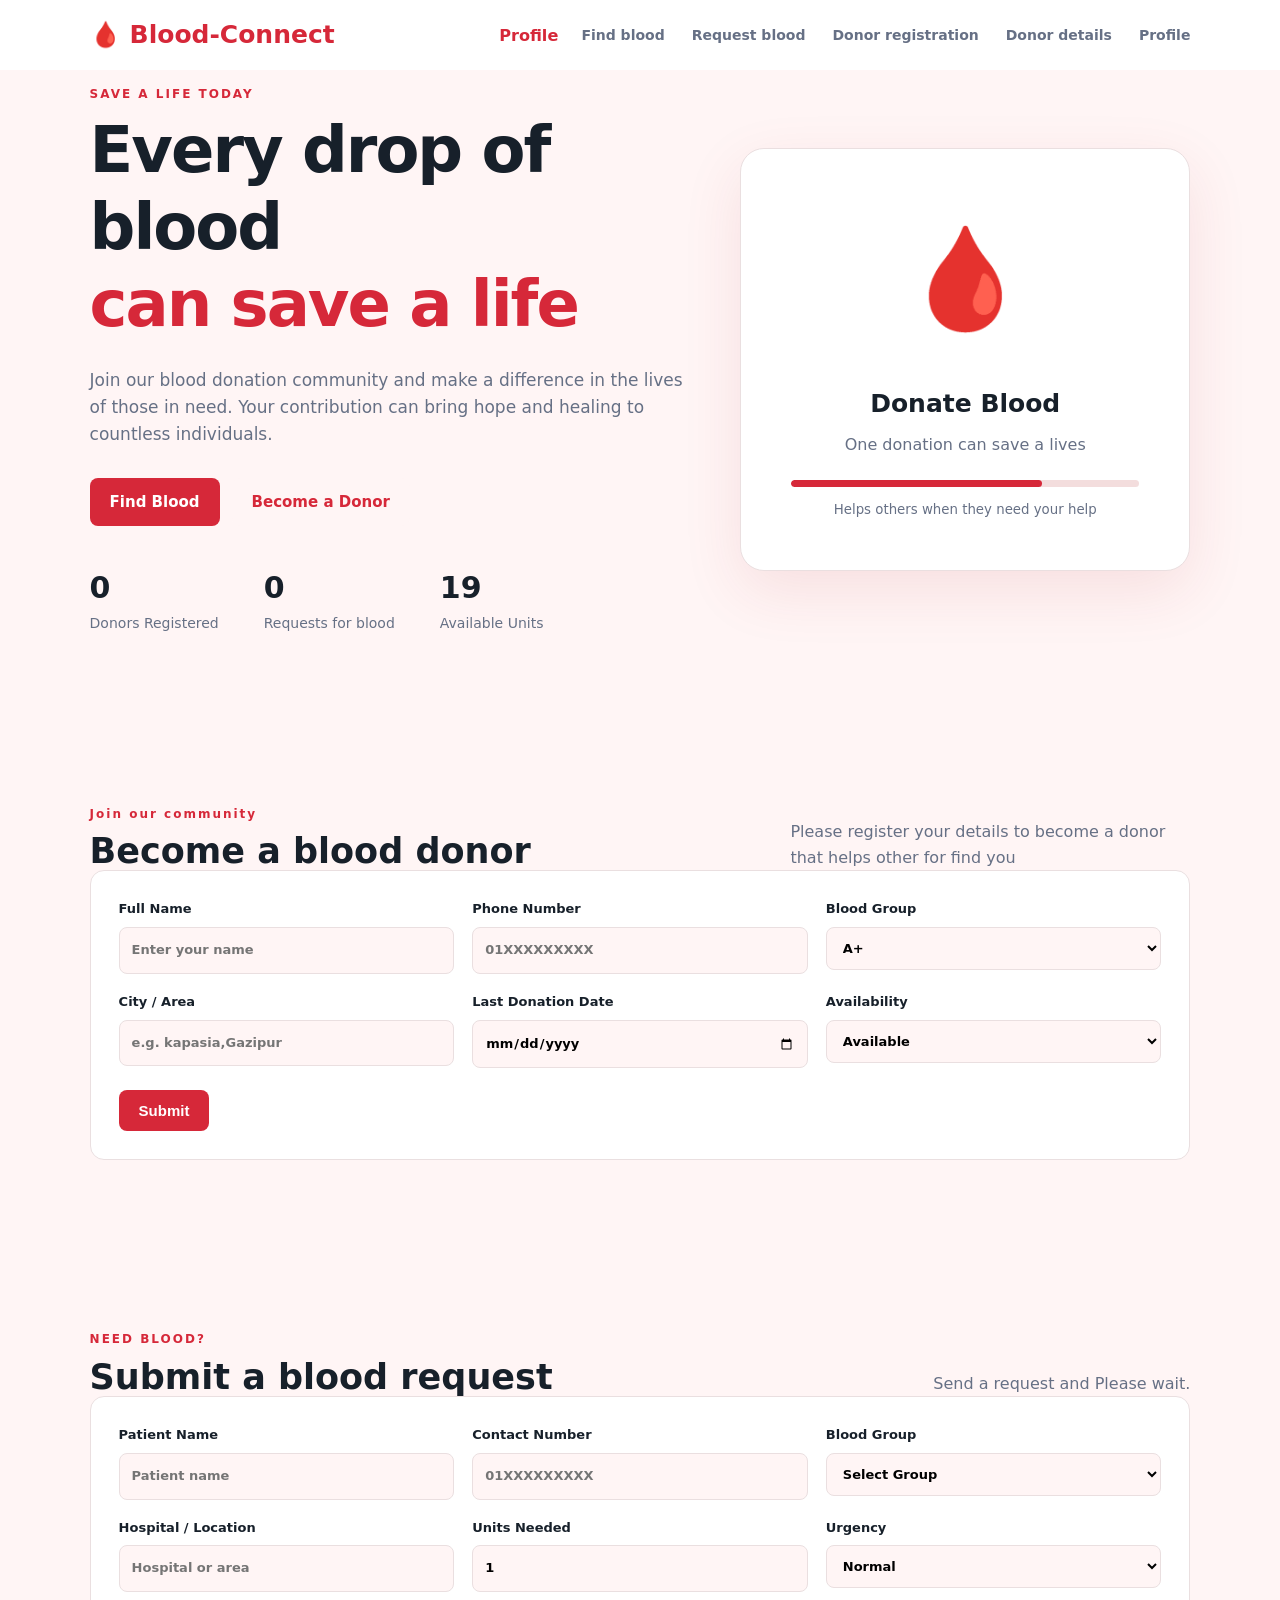
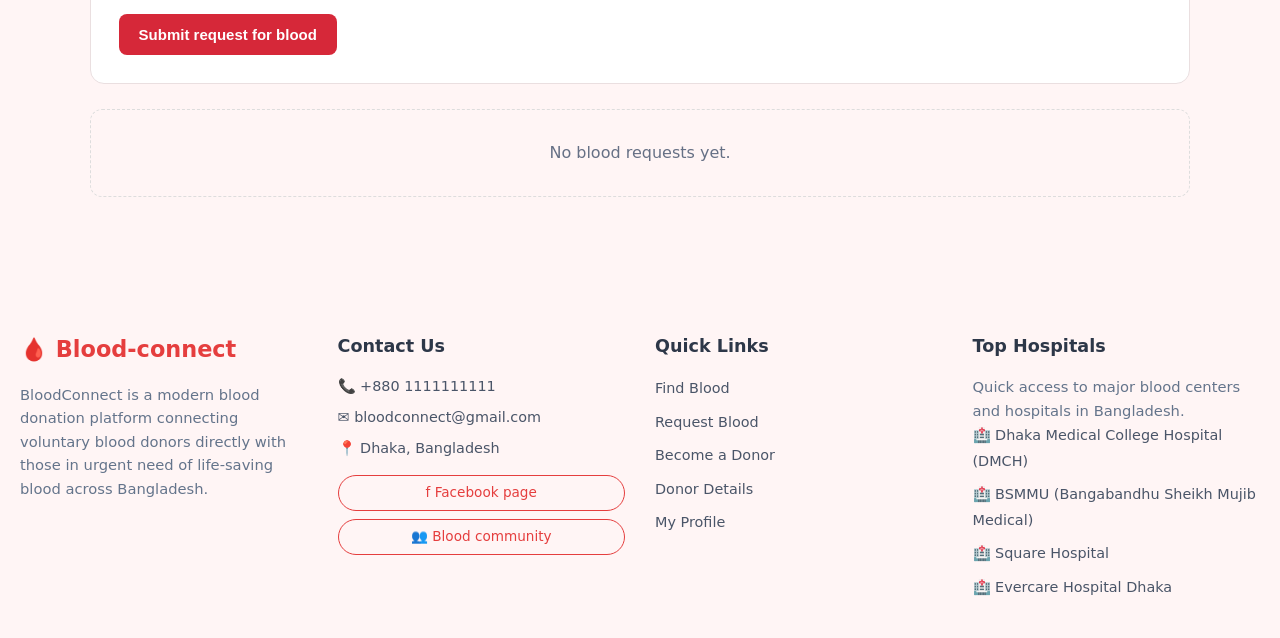
<file: index.html>
<!DOCTYPE html>
<html lang="en">

<head>
    <meta charset="UTF-8">
    <meta name="viewport" content="width=device-width, initial-scale=1.0">
    <title>BloodConnect — Blood Donation</title>
    <link rel="stylesheet" href="style.css">
</head>

<body>
    <header class="navbar">
        <a class="logo" href="index.html"> <span>🩸</span> Blood-Connect </a>
        <nav><a class="active" href="profile.html">Profile</a>
            <a href="find-blood.html">Find blood</a>
            <a href="blood-request.html">Request blood</a>
            <a href="donor-registration.html">Donor registration</a>
            <a href="donor-details.html">Donor details</a>
            <a href="profile.html">Profile</a>

        </nav>
        <button class="menu-btn" onclick="toggleMenu()">☰</button>

    </header>
    <main>
        <section class="hero">
            <div class="hero-content">
                <p class="eyebrow"> SAVE A LIFE TODAY </p>
                <h1>Every drop of blood <br><span> can save a life</span></h1>
                <p class="hero-text">Join our blood donation community and make a difference in the lives of those in
                    need.
                    Your contribution can bring hope and healing to countless individuals.</p>
                <div class="hero-action">
                    <a class="btn primary" href="find-blood.html"> Find Blood</a>
                    <a class="btn light" href="donor-registration.html">Become a Donor</a>
                </div>
                <div class="hero-stats">
                    <div>
                        <strong id="donorCount"> 0 </strong><small> Donors Registered</small>
                    </div>
                    <div>
                        <strong id="requestCount">0</strong><small> Requests for blood</small>
                    </div>

                    <div>
                        <strong id="availableUnits">0</strong><small> Available Units</small>
                    </div>
                </div>
            </div>
            <div class="hero-card">
                <div class="blood-drop">🩸</div>
                <h3>Donate Blood</h3>
                <p> One donation can save a lives</p>
                <div class="mini-progress"> <span></span></div>
                <small>Helps others when they need your help</small>
            </div>
        </section>

        <section class="section tinted">
            <div class="section-head">
                <div>
                    <p class="eyebrow">Join our community</p>
                    <h2>Become a blood donor</h2>
                </div>
                <p>Please register your details to become a donor that helps other for find you</p>
            </div>
            <form id="donorForm" class="form-card">
                <div class="form-grid">
                    <label>Full Name <input required id="name" type="text" placeholder="Enter your name"></label>
                    <label>Phone Number <input required id="phone" type="tel" placeholder="01XXXXXXXXX"></label>
                    <label>Blood Group<select required id="blood">
                            <option>A+</option>
                            <option>A-</option>
                            <option>B+</option>
                            <option>B-</option>
                            <option>AB+</option>
                            <option>AB-</option>
                            <option>O+</option>
                            <option>O-</option>
                        </select></label>
                    <label>City / Area<input required id="location" type="text"
                            placeholder="e.g. kapasia,Gazipur"></label>
                    <label>Last Donation Date<input id="lastDonation" type="date"></label>
                    <label>Availability<select id="availability">
                            <option>Available</option>
                            <option>Unavailable</option>
                        </select></label>
                </div>
                <button class="btn primary" type="submit">Submit</button>
            </form>
        </section>

        <section class="section tinted">
            <div class="section-head">
                <div>
                    <p class="eyebrow">NEED BLOOD?</p>
                    <h2>Submit a blood request</h2>
                </div>
                <p>Send a request and Please wait.</p>
            </div>
            <form id="requestForm" class="form-card">
                <div class="form-grid">
                    <label>Patient Name<input required id="patient" type="text" placeholder="Patient name"></label>
                    <label>Contact Number<input required id="requestPhone" type="tel" placeholder="01XXXXXXXXX"></label>
                    <label>Blood Group<select required id="requestBlood">
                            <option value="">Select Group</option>
                            <option>A+</option>
                            <option>A-</option>
                            <option>B+</option>
                            <option>B-</option>
                            <option>AB+</option>
                            <option>AB-</option>
                            <option>O+</option>
                            <option>O-</option>
                        </select>
                    </label>
                    <label>Hospital / Location<input required id="hospital" type="text"
                            placeholder="Hospital or area"></label>
                    <label>Units Needed<input required id="units" type="number" min="1" max="5" value="1"></label>
                    <label>Urgency<select id="urgency">
                            <option>Normal</option>
                            <option>Urgent</option>
                            <option>Emergency</option>
                        </select></label>
                </div>
                <button class="btn primary" type="submit">Submit request for blood</button>
            </form>
            <div id="requestList" class="request-list"></div>
        </section>
    </main>



    <div id="toast" class="toast">

    </div>
    <footer class="footer-section">
  <div class="footer-container">

    <div class="footer-col">
      <h3 class="footer-brand">🩸 Blood-connect</h3>
      <p class="about-text">
        BloodConnect is a modern blood donation platform connecting voluntary blood donors directly with those in urgent need of life-saving blood across Bangladesh.
      </p>
    </div>

    <div class="footer-col">
      <h4>Contact Us</h4>
      <ul class="contact-info">
        <li>📞 +880 1111111111</li>
        <li>✉️ bloodconnect@gmail.com</li>
        <li>📍 Dhaka, Bangladesh</li>
      </ul>
      <div class="social-links">
        <a href="https://www.facebook.com/tanvir.hasan.586142" target="_blank" class="social-btn">f Facebook page</a>
        <a href="https://www.facebook.com/tanvir.hasan.586142" target="_blank" class="social-btn">👥 Blood community</a>
      </div>
    </div>

    <div class="footer-col">
      <h4>Quick Links</h4>
      <ul class="footer-links">
        <li><a href="find-blood.html">Find Blood</a></li>
        <li><a href="request-blood.html">Request Blood</a></li>
        <li><a href="register-donor.html">Become a Donor</a></li>
        <li><a href="donor-details.html">Donor Details</a></li>
        <li><a href="profile.html">My Profile</a></li>
      </ul>
    </div>


    <div class="footer-col">
  <h4>Top Hospitals</h4>
  <p class="small-desc">Quick access to major blood centers and hospitals in Bangladesh.</p>
  <ul class="footer-links">
    <li>
      <a href="https://dmch.gov.bd/" target="_blank" rel="noopener noreferrer">
        🏥 Dhaka Medical College Hospital (DMCH)
      </a>
    </li>
    <li>
      <a href="https://bsmmu.ac.bd/" target="_blank" rel="noopener noreferrer">
        🏥 BSMMU (Bangabandhu Sheikh Mujib Medical)
      </a>
    </li>
    <li>
      <a href="https://sqhospital.com/" target="_blank" rel="noopener noreferrer">
        🏥 Square Hospital
      </a>
    </li>
    <li>
      <a href="https://www.evercarebd.com/" target="_blank" rel="noopener noreferrer">
        🏥 Evercare Hospital Dhaka
      </a>
    </li>
  </ul>
</div>
  </div>
</footer>
    <script src="script.js"></script>

</body>

</html>
</file>
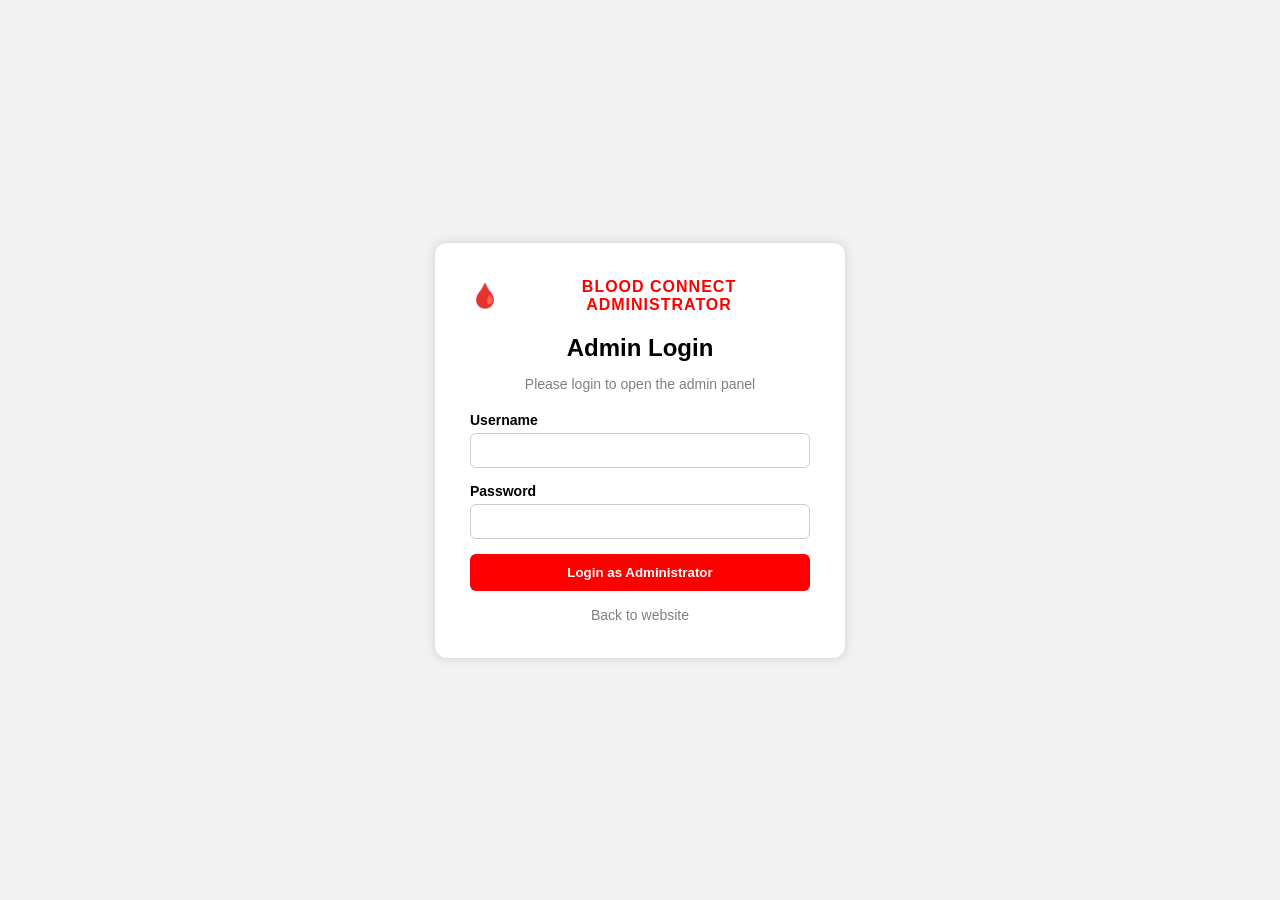
<file: admin.html>
<!DOCTYPE html>
<html lang="en">

<head>
  <meta charset="UTF-8">
  <title>Admin Panel - BloodConnect</title>
  <link rel="stylesheet" href="admin.css">
</head>

<body>

  <div id="loginPage">
    <div class="login-box">

      <div class="brand-header">
        <span class="blood-icon">🩸</span>
        <span class="brand-title">BLOOD CONNECT ADMINISTRATOR</span>
      </div>

      <h2>Admin Login</h2>
      <p class="sub-text">Please login to open the admin panel</p>

      <form id="loginForm">
        <label>Username</label>
        <input type="text" id="adminUser" required>

        <label>Password</label>
        <input type="password" id="adminPass" required>

        <button type="submit">Login as Administrator</button>
        <p id="loginError" style="color:red;"></p>
      </form>

      <a href="index.html" class="back-link"> Back to website</a>
    </div>
  </div>


  <div id="adminPage" style="display:none;">

    <div class="top-bar">
      <h2>BloodConnect Admin Panel</h2>
      <button id="logoutBtn">Logout</button>
    </div>

    <div class="menu">
      <a href="#dashboardSection"><button type="button">Dashboard</button></a>
      <a href="#donorsSection"><button type="button">Donors</button></a>
      <a href="#requestsSection"><button type="button">Requests</button></a>
      <a href="#stockSection"><button type="button">Blood Stock</button></a>
    </div>

    <div class="page">

      <section id="dashboardSection" style="margin-bottom: 40px;">
        <h3>Dashboard Overview</h3>
        <p>Total Donors: <b id="totalDonors">0</b></p>
        <p>Total Requests: <b id="totalRequests">0</b></p>
        <p>Total Blood Units: <b id="totalUnits">0</b></p>
      </section>

      <hr style="border: 0; border-top: 1px solid #ccc; margin: 30px 0;">

      <section id="donorsSection" style="margin-bottom: 40px;">
        <h3>Donor List</h3>
        <button id="addDonorBtn" type="button" class="btn-add">+ Add New Donor</button>
        <table class="donor-table">
          <thead>
            <tr>
              <th>Name</th>
              <th>Blood Group</th>
              <th>Phone</th>
              <th>Location</th>
              <th>Status</th>
              <th>Action</th>
            </tr>
          </thead>
          <tbody id="donorTableBody"></tbody>
        </table>
      </section>

      <hr style="border: 0; border-top: 1px solid #ccc; margin: 30px 0;">

      <section id="requestsSection" style="margin-bottom: 40px;">
        <h3>Blood Requests</h3>
        <div id="requestList"></div>
      </section>

      <hr style="border: 0; border-top: 1px solid #ccc; margin: 30px 0;">

      <section id="stockSection" style="margin-bottom: 40px;">
        <h3>Blood Stock Management</h3>
        <div id="stockList"></div>
        <br>
        <button id="saveStockBtn">Save Stock</button>
      </section>

    </div>

  </div>

  <div id="donorPopup" class="popup" style="display:none;">
    <div class="popup-box">
      <h3 id="popupTitle">Add Donor</h3>
      <form id="donorForm">
        <input type="hidden" id="donorId">

        <label>Name</label>
        <input type="text" id="donorName" required>

        <label>Phone</label>
        <input type="text" id="donorPhone" required>

        <label>Blood Group</label>
        <select id="donorBlood">
          <option>A+</option>
          <option>A-</option>
          <option>B+</option>
          <option>B-</option>
          <option>AB+</option>
          <option>AB-</option>
          <option>O+</option>
          <option>O-</option>
        </select>

        <label>Location</label>
        <input type="text" id="donorLocation" required>

        <label>Availability</label>
        <select id="donorStatus">
          <option>Available</option>
          <option>Unavailable</option>
        </select>

        <br><br>
        <button type="submit">Save</button>
        <button type="button" id="closePopupBtn">Cancel</button>
      </form>
    </div>
  </div>

  <script src="admin.js"></script>
</body>

</html>
</file>
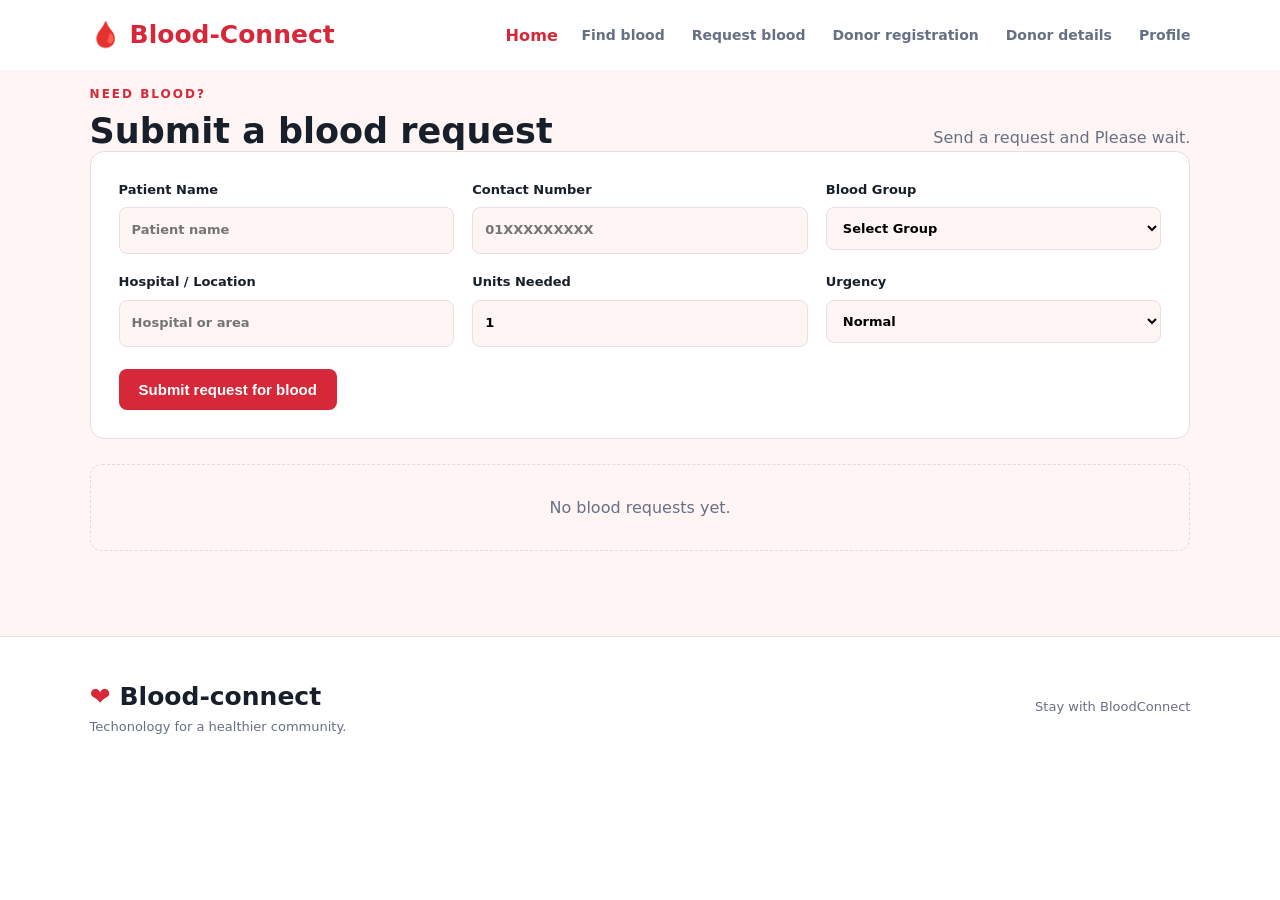
<file: blood-request.html>
<!DOCTYPE html>
<html lang="en">

<head>
    <meta charset="UTF-8">
    <meta name="viewport" content="width=device-width, initial-scale=1.0">
    <title>Blood Request - BloodConnect</title>
    <link rel="stylesheet" href="style.css">
</head>

<body>
    <header class="navbar">
        <a class="logo" href="index.html"> <span>🩸</span> Blood-Connect </a>
        <nav><a class="active" href="index.html">Home</a>
            <a href="find-blood.html">Find blood</a>
            <a href="blood-request.html">Request blood</a>
            <a href="donor-registration.html">Donor registration</a>
            <a href="donor-details.html">Donor details</a>
            <a href="profile.html">Profile</a>

        </nav>
        <button class="menu-btn" onclick="toggleMenu()">☰</button>

    </header>
    <main>
        <section class="section tinted">
            <div class="section-head">
                <div>
                    <p class="eyebrow">NEED BLOOD?</p>
                    <h2>Submit a blood request</h2>
                </div>
                <p>Send a request and Please wait.</p>
            </div>
            <form id="requestForm" class="form-card">
                <div class="form-grid">
                    <label>Patient Name<input required id="patient" type="text" placeholder="Patient name"></label>
                    <label>Contact Number<input required id="requestPhone" type="tel" placeholder="01XXXXXXXXX"></label>
                    <label>Blood Group<select required id="requestBlood">
                            <option value="">Select Group</option>
                            <option>A+</option>
                            <option>A-</option>
                            <option>B+</option>
                            <option>B-</option>
                            <option>AB+</option>
                            <option>AB-</option>
                            <option>O+</option>
                            <option>O-</option>
                        </select>
                    </label>
                    <label>Hospital / Location<input required id="hospital" type="text"
                            placeholder="Hospital or area"></label>
                    <label>Units Needed<input required id="units" type="number" min="1" max="5" value="1"></label>
                    <label>Urgency<select id="urgency">
                            <option>Normal</option>
                            <option>Urgent</option>
                            <option>Emergency</option>
                        </select></label>
                </div>
                <button class="btn primary" type="submit">Submit request for blood</button>
            </form>
            <div id="requestList" class="request-list"></div>
        </section>
    </main>

    <footer class="footer">
        <div> <a class="logo" href="index.html"> <span>❤</span> Blood-connect </a>
            <p>Techonology for a healthier community.</p>
        </div>
        <p>Stay with BloodConnect </p>

    </footer>
    <div id="toast" class="toast">

    </div>

    <script src="script.js"></script>


</body>

</html>
</file>
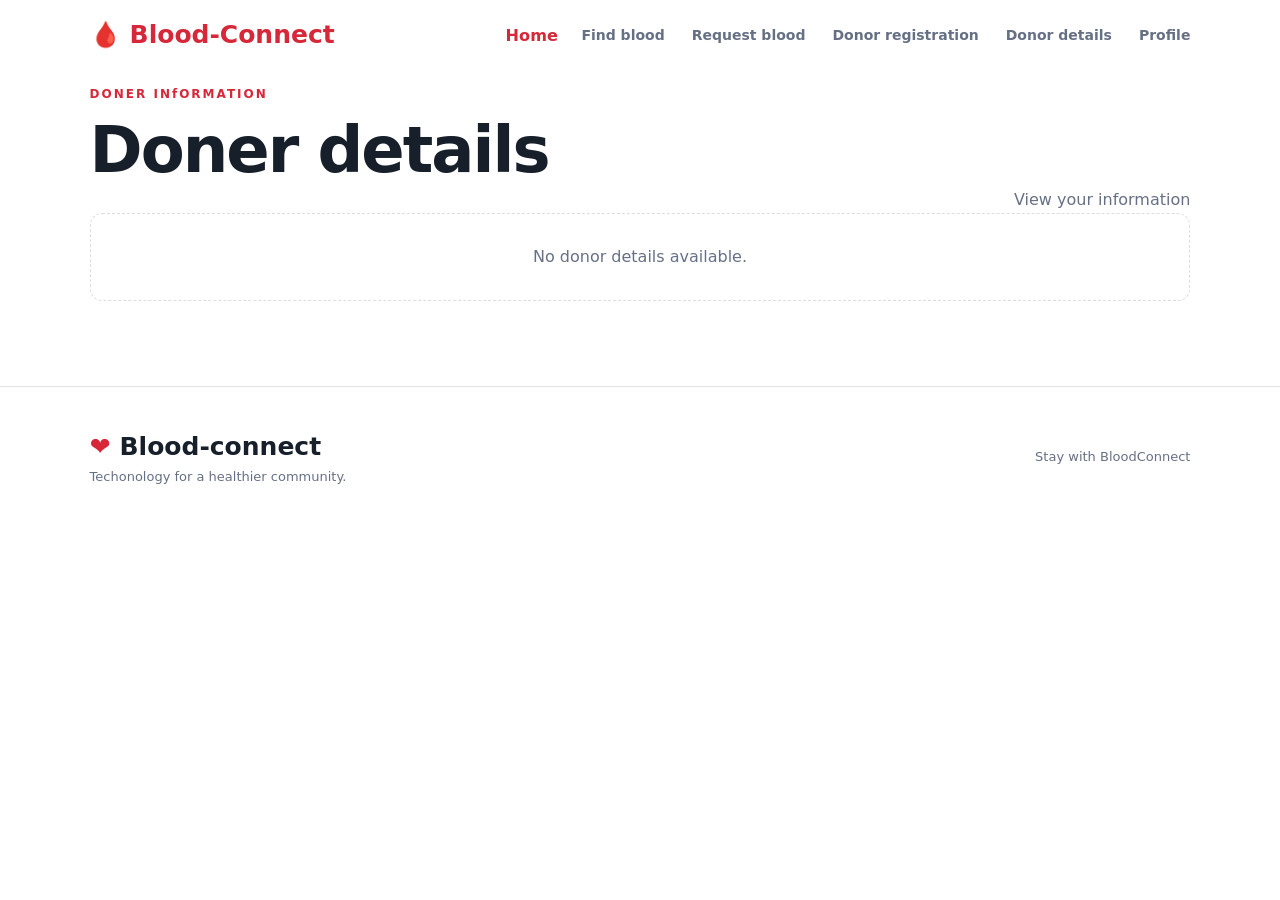
<file: donor-details.html>
<!DOCTYPE html>
<html lang="en">

<head>
    <meta charset="UTF-8">
    <meta name="viewport" content="width=device-width, initial-scale=1.0">
    <title>Doner Details - BloodConnect</title>
    <link rel="stylesheet" href="style.css">
</head>

<body>
    <header class="navbar">
        <a class="logo" href="index.html"> <span>🩸</span> Blood-Connect </a>
        <nav><a class="active" href="index.html">Home</a>
            <a href="find-blood.html">Find blood</a>
            <a href="blood-request.html">Request blood</a>
            <a href="donor-registration.html">Donor registration</a>
            <a href="donor-details.html">Donor details</a>
            <a href="profile.html">Profile</a>

        </nav>
        <button class="menu-btn" onclick="toggleMenu()">☰</button>

    </header>

    <main>
        <section class="section">
            <div class="section-head">
                <div>
                    <p class="eyebrow">DONER INfORMATION</p>
                    <h1>Doner details</h1>
                </div>
                <p>View your information</p>
            </div>
            <div id="donorDetails" class="cards"></div>
        </section>

    </main>
    <footer class="footer">
        <div> <a class="logo" href="index.html"> <span>❤</span> Blood-connect </a>
            <p>Techonology for a healthier community.</p>
        </div>
        <p>Stay with BloodConnect </p>

    </footer>
    <div id="toast" class="toast">

    </div>

    <script src="script.js"></script>

</body>

</html>
</file>
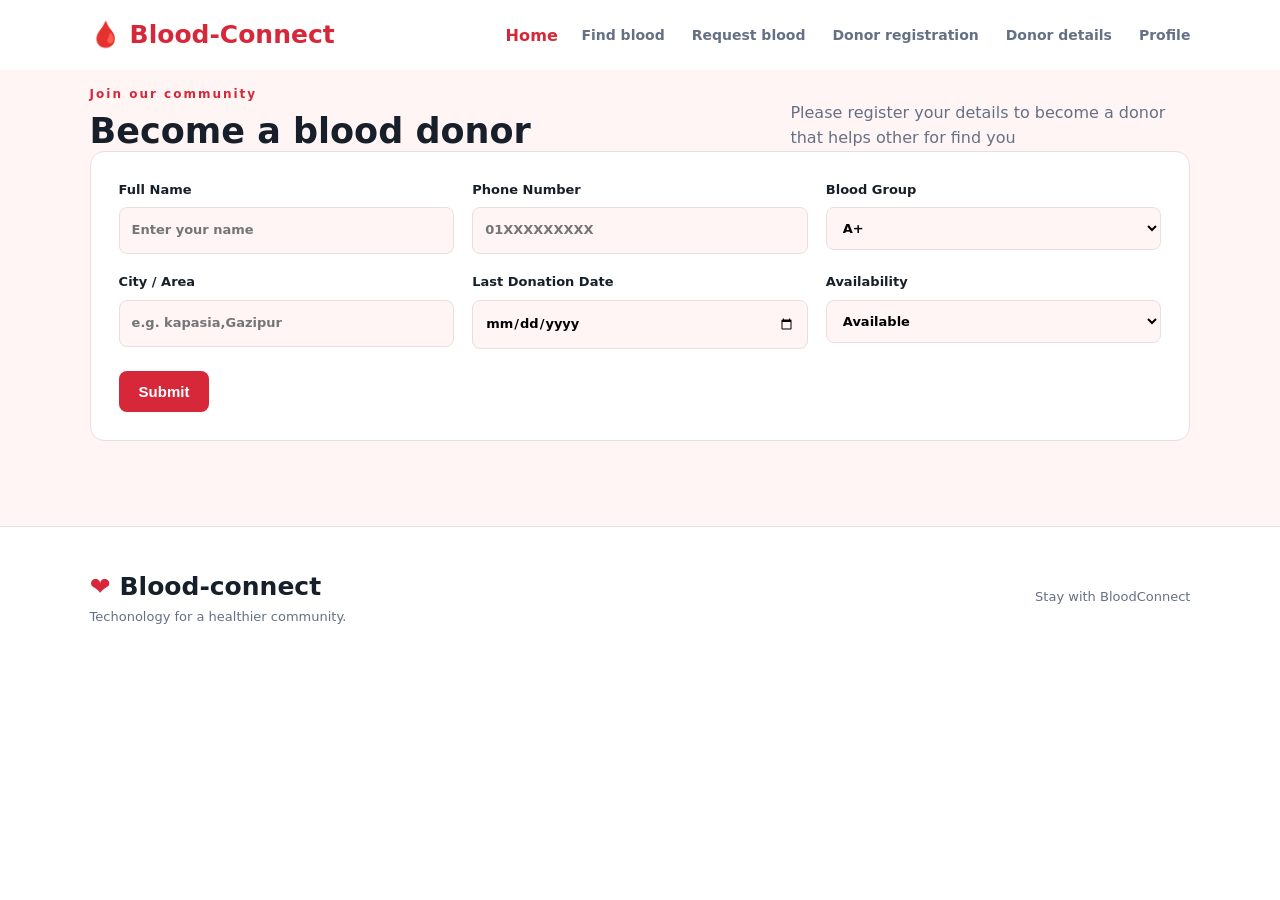
<file: donor-registration.html>
<!DOCTYPE html>
<html lang="en">

<head>
    <meta charset="UTF-8">
    <meta name="viewport" content="width=device-width, initial-scale=1.0">
    <title>Become a Donor - BloodConnect</title>
    <link rel="stylesheet" href="style.css">
</head>

<body>
    <header class="navbar">
        <a class="logo" href="index.html"> <span>🩸</span> Blood-Connect </a>
        <nav><a class="active" href="index.html">Home</a>
            <a href="find-blood.html">Find blood</a>
            <a href="blood-request.html">Request blood</a>
            <a href="donor-registration.html">Donor registration</a>
            <a href="donor-details.html">Donor details</a>
            <a href="profile.html">Profile</a>

        </nav>
        <button class="menu-btn" onclick="toggleMenu()">☰</button>

    </header>

    <main>
        <section class="section tinted">
            <div class="section-head">
                <div>
                    <p class="eyebrow">Join our community</p>
                    <h2>Become a blood donor</h2>
                </div>
                <p>Please register your details to become a donor that helps other for find you</p>
            </div>
            <form id="donorForm" class="form-card">
                <div class="form-grid">
                    <label>Full Name <input required id="name" type="text" placeholder="Enter your name"></label>
                    <label>Phone Number <input required id="phone" type="tel" placeholder="01XXXXXXXXX"></label>
                    <label>Blood Group<select required id="blood">
                            <option>A+</option>
                            <option>A-</option>
                            <option>B+</option>
                            <option>B-</option>
                            <option>AB+</option>
                            <option>AB-</option>
                            <option>O+</option>
                            <option>O-</option>
                        </select></label>
                    <label>City / Area<input required id="location" type="text"
                            placeholder="e.g. kapasia,Gazipur"></label>
                    <label>Last Donation Date<input id="lastDonation" type="date"></label>
                    <label>Availability<select id="availability">
                            <option>Available</option>
                            <option>Unavailable</option>
                        </select></label>
                </div>
                <button class="btn primary" type="submit">Submit</button>
            </form>
        </section>


    </main>
    <footer class="footer">
        <div> <a class="logo" href="index.html"> <span>❤</span> Blood-connect </a>
            <p>Techonology for a healthier community.</p>
        </div>
        <p>Stay with BloodConnect </p>

    </footer>
    <div id="toast" class="toast">

    </div>

    <script src="script.js"></script>

</body>

</html>
</file>
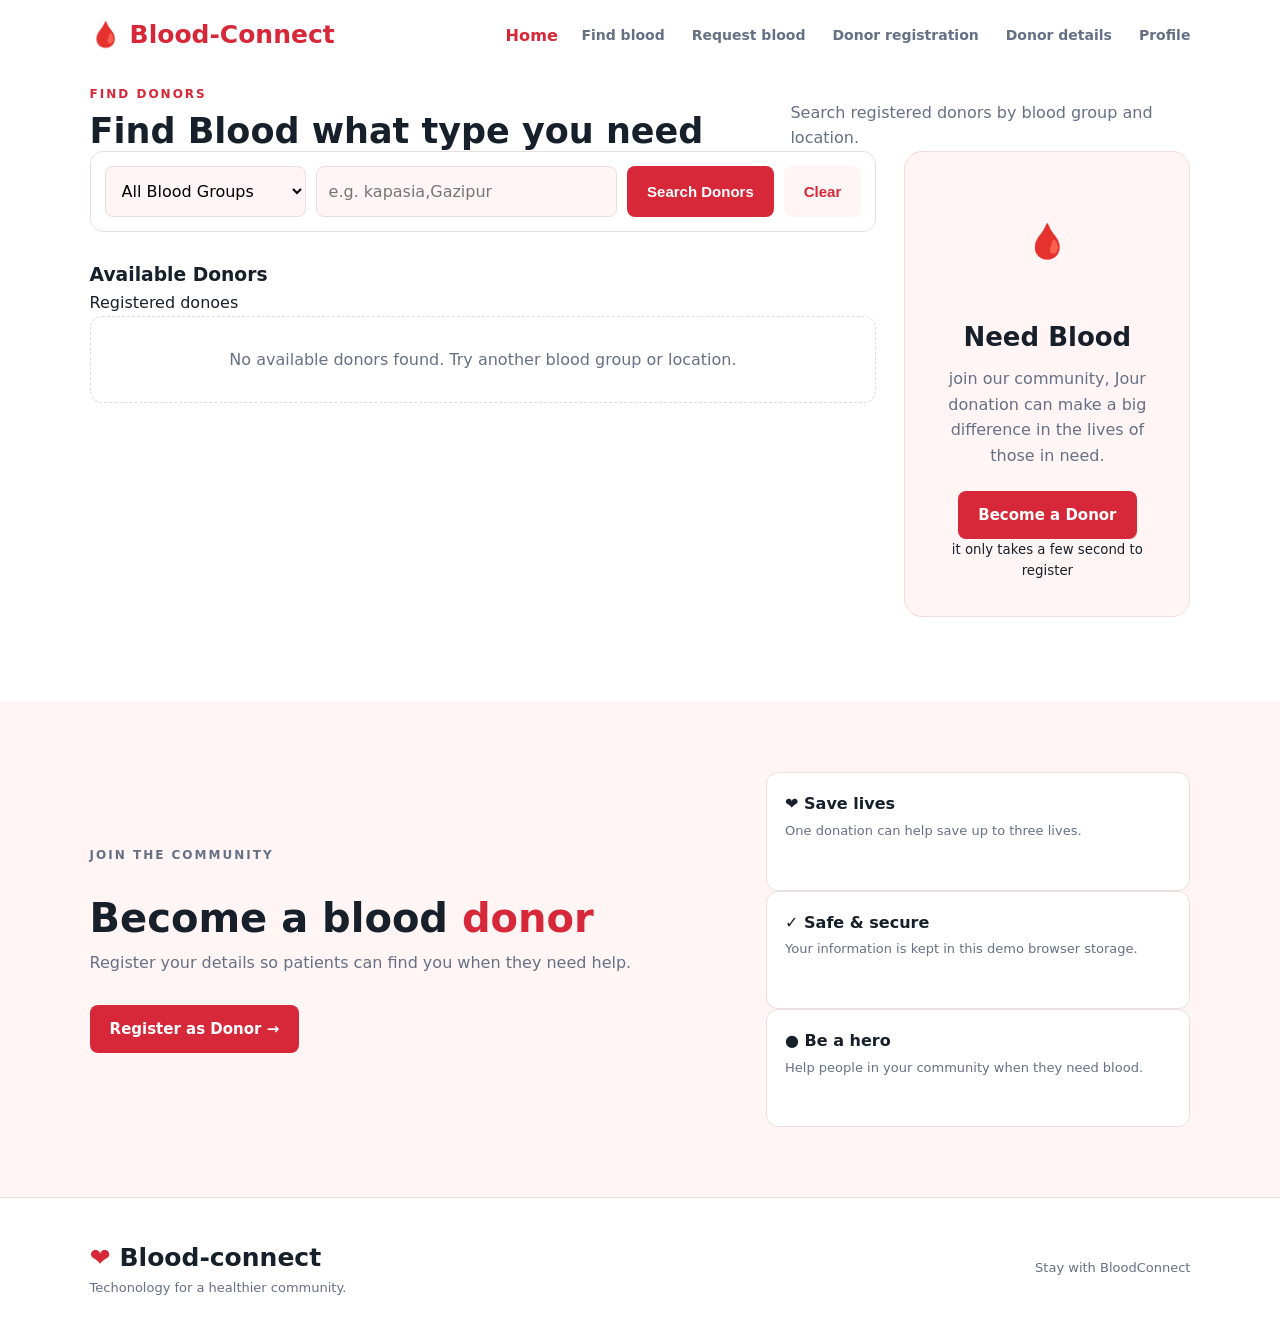
<file: find-blood.html>
<!DOCTYPE html>
<html lang="en">

<head>
    <meta charset="UTF-8">
    <meta name="viewport" content="width=device-width, initial-scale=1.0">
    <title>Find blood - BloodConnect</title>
    <link rel="stylesheet" href="style.css">
</head>

<body>
    <header class="navbar">
        <a class="logo" href="index.html"> <span>🩸</span> Blood-Connect </a>
        <nav><a class="active" href="index.html">Home</a>
            <a href="find-blood.html">Find blood</a>
            <a href="blood-request.html">Request blood</a>
            <a href="donor-registration.html">Donor registration</a>
            <a href="donor-details.html">Donor details</a>
            <a href="profile.html">Profile</a>

        </nav>
        <button class="menu-btn" onclick="toggleMenu()">☰</button>

    </header>


    <main>
        <section class="section">
            <div class="section-head">
                <div>
                    <p class="eyebrow">FIND DONORS</p>
                    <h2>Find Blood what type you need</h2>
                </div>
                <p>Search registered donors by blood group and location.</p>
            </div>
            <div class="find-layout">
                <div class="find-main">
               
                    <div class="search-box">
                        <select id="bloodFilter">
                            <option value="">All Blood Groups</option>
                            <option>A+</option>
                            <option>A-</option>
                            <option>B+</option>
                            <option>B-</option>
                            <option>AB+</option>
                            <option>AB-</option>
                            <option>O+</option>
                            <option>O-</option>
                        </select>
                        <input id="locationFilter" type="text" placeholder="e.g. kapasia,Gazipur">
                        <button class="btn primary" type="button" onclick="renderDonors()">Search Donors</button>
                        <button class="btn light" type="button" onclick="clearFilters()">Clear</button>
                    </div>
                    <div class="avaliabe-head">
                        <h3>Available Donors</h3>
                        <p>Registered donoes</p>
                    </div>
                    <div id="donorResults" class="cards"></div>
                </div>

                <aside class="find-side">
                    <div class="blood-drop">🩸</div>
                    <h3>Need Blood</h3>
                    <p>join our community, Jour donation can make a big difference in the lives of those in need.</p>
                    <a class="btn primary" href="donor-registration.html">Become a Donor</a>
                    <small> it only takes a few second to register</small>
                </aside>
            </div>
        </section>
        <section class="donor-cta">
            <div>
                <p class="eyebrow">JOIN THE COMMUNITY</p>
                <h2>Become a blood <span>donor</span></h2>
                <p>Register your details so patients can find you when they need help.</p>
                <a class="btn primary" href="donor-registration.html">Register as Donor →</a>
            </div>
            <div class="donor-benefits">
                <div class="request"><strong>❤ Save lives</strong>
                    <p>One donation can help save up to three lives.</p>
                </div>
                <div class="request"><strong>✓ Safe & secure</strong>
                    <p>Your information is kept in this demo browser
                        storage.</p>
                </div>
                <div class="request"><strong>● Be a hero</strong>
                    <p>Help people in your community when they need
                        blood.</p>
                </div>
            </div>
        </section>

    </main>
    <footer class="footer">
        <div> <a class="logo" href="index.html"> <span>❤</span> Blood-connect </a>
            <p>Techonology for a healthier community.</p>
        </div>
        <p>Stay with BloodConnect </p>

    </footer>
    <div id="toast" class="toast">

    </div>

    <script src="script.js"></script>

</body>

</html>
</file>
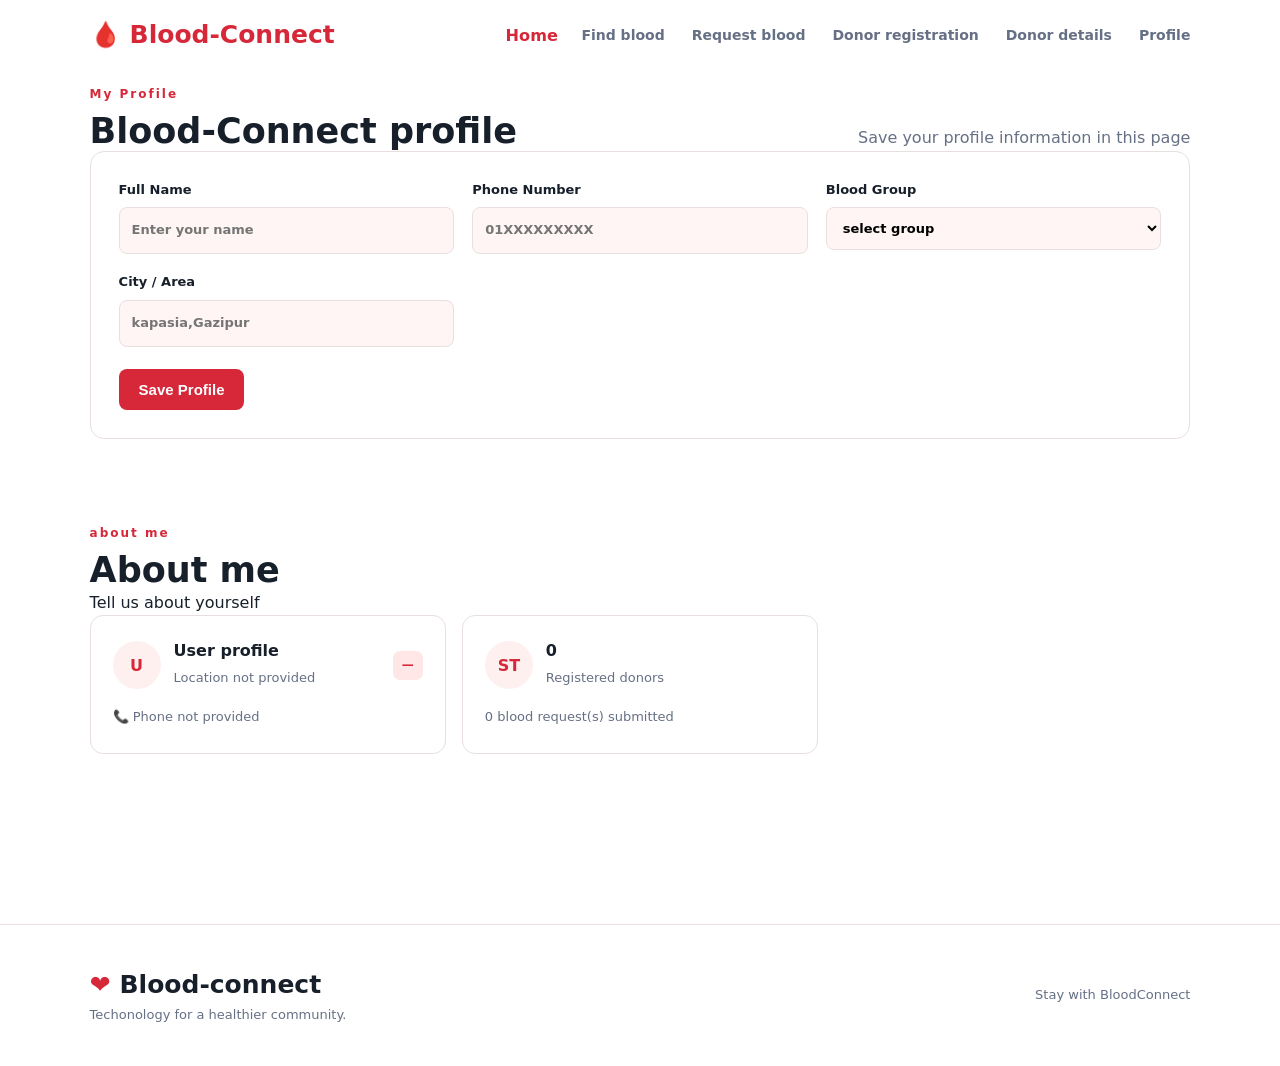
<file: profile.html>
<!DOCTYPE html>
<html lang="en">

<head>
    <meta charset="UTF-8">
    <meta name="viewport" content="width=device-width, initial-scale=1.0">
    <title>Profile - BloodConnect</title>
    <link rel="stylesheet" href="style.css">
</head>

<body>
    <header class="navbar">
        <a class="logo" href="index.html"> <span>🩸</span> Blood-Connect </a>
        <nav><a class="active" href="index.html">Home</a>
            <a href="find-blood.html">Find blood</a>
            <a href="blood-request.html">Request blood</a>
            <a href="donor-registration.html">Donor registration</a>
            <a href="donor-details.html">Donor details</a>
            <a href="profile.html">Profile</a>

        </nav>
        <button class="menu-btn" onclick="toggleMenu()">☰</button>

    </header>
    <main>
        <section class="section">
            <div class="section-head">
                <div>
                    <p class="eyebrow">My Profile</p>
                    <h2>Blood-Connect profile</h2>
                </div>
                <p> Save your profile information in this page</p>
            </div>
            <div class="form-card">
               
                <div class="form-grid">
                    <label>Full Name <input id="profileName" type="text" placeholder="Enter your name"></label>
                    <label>Phone Number <input id="profilePhone" type="tel" placeholder="01XXXXXXXXX"></label>
                    <label>Blood Group
                        <select id="profileBlood">
                            <option value="">select group</option>
                            <option>A+</option>
                            <option>A-</option>
                            <option>B+</option>
                            <option>B-</option>
                            <option>AB+</option>
                            <option>AB-</option>
                            <option>O+</option>
                            <option>O-</option>
                        </select>
                    </label>
                    <label>City / Area <input id="profileLocation" type="text" placeholder="kapasia,Gazipur"></label>
                </div>
                <button class="btn primary" type="button" onclick="saveProfile()">Save Profile</button>
            </div>
            <section class="section" style="padding-left:0;padding-right:0;">
                <div class="section-head">
                    <div>
                        <p class="eyebrow">about me</p>
                        <h2>About me</h2>
                        <p>Tell us about yourself</p>
                    </div>
                </div>
                <div id="profileSummary" class="cards"></div>
            </section>
        </section>
    </main>

    <footer class="footer">
        <div> <a class="logo" href="index.html"> <span>❤</span> Blood-connect </a>
            <p>Techonology for a healthier community.</p>
        </div>
        <p>Stay with BloodConnect </p>

    </footer>
    <div id="toast" class="toast">

    </div>

    <script src="script.js"></script>

</body>

</html>
</file>
<file: style.css>
* {
    box-sizing: border-box;
    margin: 0;
    padding: 0;
}

:root {
    --red: #d62839;
    --dark: #17202a;
    --muted: #667085;
    --bg: #fff;
    --soft: #fff5f5;
    --line: #eadfe0;
}
html {
    scroll-behavior: smooth;
}


body {
    font-family: Inter, ui-sans-serif, system-ui,
        -apple-system, BlinkMacSystemFont, "Segoe UI", sans-serif;

    color: var(--dark);
    background: var(--bg);
    line-height: 1.6;
}

a {
    text-decoration: none;
    color: var(--red);
}

.navbar {
    height: 70px;
    display: flex;
    align-items: center;
    justify-content: space-between;
    padding: 0 7%;
    background: var(--bg);
    position: fixed;

    top: 0;
    left: 0;
    right: 0;
    z-index: 10;
}


.logo {
    font-weight: bold;
    font-size: 25px;
    display: flex;
    align-items: center;
    gap: 9px;

}

.logo span {
    color: var(--red);
    font-size: 25px;
}

nav  {
    display: flex;
    gap: 27px;
    color: var(--muted);
    font-size: 14px;
    font-weight: 600;
}
nav a {
    display: inline-block !important;
    color: var(--muted);
    transition: transform 0.2s ease, color 0.2s ease;
    cursor: pointer;
}

nav a:hover,
nav .active {
    color: var(--red);
    transform: scale(1.15);
}

.menu-btn {
    display: none;
    border: 0;
    background: none;
    font-size: 25px;
}

.hero {
    min-height: 600px;
    padding: 85px 7%;
    display: grid;
    grid-template-columns: 1fr .75fr;
    gap: 50px;
    align-items: center;
    background: #fff5f5;
}

.eyebrow {
    color: var(--red);
    font-weight: 800;
    font-size: 12px;
    letter-spacing: 2px;
    margin-bottom: 8px;
}

h1 {
    font-size: clamp(40px, 5vw, 65px);
    line-height: 1.2;
    letter-spacing: -2px;
    margin-bottom: 24px
}

h1 span {
    color: var(--red);
}

.hero-text {
    max-width: 600px;
    color: var(--muted);
    font-size: 17px;
}

.hero-action {
    display: flex;
    gap: 12px;
    margin: 30px 0 38px;
}

.btn {
    display: inline-flex;
    align-items: center;
    justify-content: center;
    border: 0;
    border-radius: 8px;
    padding: 12px 20px;
    font-weight: 700;
    font-size: 15px;
    cursor: pointer;
    transition: .2s;
}

.btn:hover {
    transform: scale(1.05);
}

.primary {
    background: var(--red);

    color: var(--bg);
}


.light {
    background: var(--soft);
    color: var(--red);
}

.outline {
    border: 1px solid var(--red);
    color: var(--dark);
    background: white;
}

.hero-stats {
    display: flex;
    gap: 45px;
}

.hero-stats div {
    display: flex;
    flex-direction: column;
}

.hero-stats strong {
    font-size: 30px;

}

.hero-stats small {
    color: var(--muted);
    font-size: 14px;
}

.hero-card {
    background: var(--bg);
    padding: 50px;
    border-radius: 24px;
    border: 1px solid var(--line);
    text-align: center;
    box-shadow: 0 20px 60px rgba(180, 40, 50, 0.1);

}

.blood-drop {
    display: flex;
    align-items: center;
    justify-content: center;
    font-size: 100px;
    margin: 0 auto 25px;
}

.hero-card h3 {
    font-size: 25px
}

.hero-card p {
    color: var(--muted);
    margin: 8px 0 22px
}

.mini-progress {
    height: 7px;
    background: #f3dddd;
    border-radius: 99px;
    overflow: hidden;
}

.mini-progress span {
    display: block;
    width: 72%;
    height: 100%;
    background: var(--red);
    border-radius: 99px;
}

.hero-card small {
    display: block;
    color: var(--muted);
    margin-top: 12px
}

.section {
    padding: 85px 7%;
}

.tinted {
    background: var(--soft);

}

.section-head {
    display: flex;
    justify-content: space-between;
    align-items: end;
    gap: 30px;
}

.section-head h2 {
    font-size: 35px;
    line-height: 1.1
}

.section-head>p {
    color: var(--muted);
    max-width: 400px
}

.search-box {
    display: grid;
    grid-template-columns: 1fr 1.5fr auto auto;
    gap: 10px;
    background: #fff;
    border: 1px solid var(--line);
    padding: 14px;
    border-radius: 13px;
    margin-bottom: 28px
}

.search-box input,
.search-box select,
.form-card input,
.form-card select {
    width: 100%;
    padding: 12px;
    border: 1px solid var(--line);
    border-radius: 8px;
    background: var(--soft);
    outline: none;
    font: inherit;
}

.search-box input:focus,
.search-box select:focus,
.form-card input:focus,
.form-card select:focus {
    border-color: var(--red)
}

.cards {
    display: grid;
    grid-template-columns: repeat(3, 1fr);
    gap: 16px
}

.donor-card {
    border: 1px solid var(--line);
    border-radius: 13px;
    padding: 22px;
    background: #fff
}

.donor-top {
    display: flex;
    align-items: center;
    gap: 13px;
    margin-bottom: 14px
}

.avatar {
    width: 48px;
    height: 48px;
    border-radius: 50%;
    background: #fff0f0;
    color: var(--red);
    display: grid;
    place-items: center;
    font-weight: 800
}

.group {
    margin-left: auto;
    background: #ffe7e7;
    color: var(--red);
    padding: 5px 9px;
    border-radius: 7px;
    font-weight: 800;
    font-size: 12px
}

.donor-card p {
    font-size: 13px;
    color: var(--muted);
    margin: 4px 0
}

.status {
    font-size: 11px;
    font-weight: 800;
    color: #198754
}

.empty {
    padding: 30px;
    text-align: center;
    color: var(--muted);
    border: 1px dashed #ddd;
    border-radius: 12px;
    grid-column: 1/-1
}

.form-card {
    background: #fff;
    padding: 28px;
    border: 1px solid var(--line);
    border-radius: 14px
}

.form-grid {
    display: grid;
    grid-template-columns: repeat(3, 1fr);
    gap: 18px;
    margin-bottom: 22px
}

.form-card label {
    font-size: 13px;
    font-weight: 700
}

.form-card input,
.form-card select {
    display: block;
    margin-top: 7px
}

.stock-grid {
    display: grid;
    grid-template-columns: repeat(4, 1fr);
    gap: 15px
}

.stock-card {
    padding: 23px;
    background: #fff;
    border: 1px solid var(--line);
    border-radius: 13px
}

.stock-card .blood {
    font-size: 25px;
    font-weight: 800;
    color: var(--red)
}

.stock-card .units {
    font-size: 30px;
    font-weight: 800;
    margin: 7px 0
}

.bar {
    height: 7px;
    background: #f2e7e7;
    border-radius: 10px;
    overflow: hidden
}

.bar span {
    display: block;
    height: 100%;
    background: var(--red)
}

.request-list {
    display: grid;
    grid-template-columns: repeat(2, 1fr);
    gap: 14px;
    margin-top: 25px
}

.request {
    padding: 18px;
    border: 1px solid var(--line);
    background: #fff;
    border-radius: 12px
}

.request strong {
    font-size: 16px
}

.request .tag {
    float: right;
    padding: 4px 8px;
    border-radius: 6px;
    background: #fff0f0;
    color: var(--red);
    font-size: 11px;
    font-weight: 800
}

.request p {
    font-size: 13px;
    color: var(--muted);
    margin-top: 4px
}

.footer {
    padding: 40px 7%;
    display: flex;
    justify-content: space-between;
    align-items: center;
    border-top: 1px solid var(--line);
    color: var(--muted);
    font-size: 13px
}

.footer .logo {
    color: var(--dark)
}

.toast {
    position: fixed;
    right: 25px;
    bottom: 25px;
    background: #17202a;
    color: #fff;
    padding: 13px 18px;
    border-radius: 9px;
    opacity: 0;
    transform: translateY(20px);
    transition: .25s;
    z-index: 50
}

.toast.show {
    opacity: 1;
    transform: translateY(0);
}

@media(max-width:800px) {
    nav {
        display: none;
        position: absolute;
        top: 76px;
        left: 0;
        right: 0;
        background: #fff;
        padding: 20px 7%;
        flex-direction: column;
        box-shadow: 0 10px 20px #0001;
    }

    .navbar.open nav {
        display: flex;
    }

    .menu-btn {
        display: block;
    }

    .hero {
        grid-template-columns: 1fr;
        padding-top: 60px;
    }

    .hero-card {
        max-width: 400px;
    }

    .cards,
    .stock-grid {
        grid-template-columns: repeat(2, 1fr);
    }

    .form-grid {
        grid-template-columns: repeat(2, 1fr);
    }

    .search-box {
        grid-template-columns: 1fr 1fr;
    }

    .section-head {
        display: block;
    }

    .section-head>p {
        margin-top: 10px;
    }

    .request-list {
        grid-template-columns: 1fr;
    }
}

@media(max-width:520px) {

    .hero,
    .section {
        padding-left: 5%;
        padding-right: 5%;
    }

    .hero-stats {
        gap: 20px
    }

    .hero-stats strong {
        font-size: 22px
    }

    .cards,
    .stock-grid,
    .form-grid {
        grid-template-columns: 1fr;
    }

    .search-box {
        grid-template-columns: 1fr;
    }

    .hero-actions {
        flex-direction: column;
    }

    .section-head h2 {

        font-size: 29px;
    }

    .footer {
        padding: 30px 5%;
        display: block;
    }

    .footer>p {
        margin-top: 15px;
    }
}

.navbar nav a {
    white-space: nowrap;
}

.find-layout {
    display: grid;
    grid-template-columns: 2.2fr .8fr;
    gap: 28px;
    align-items: stretch;
}



.find-main {
    min-width: 0;
}

.find-side {
    background: #fff5f5;
    border: 1px solid #f0dddd;
    border-radius: 18px;
    padding: 35px;
    text-align: center;
    display: flex;
    flex-direction: column;
    justify-content: center
}

.find-side .blood-drop {
    width: 95px;
    height: 110px;
    font-size: 34px;
    margin: 0 auto 20px;
}

.find-side h3 {
    font-size: 26px;
    margin-bottom: 8px;
}

.find-side p {
    color: var(--muted);
    margin-bottom: 22px;
}

.find-side .btn {
    margin: auto;
}

.available-head {
    display: flex;
    justify-content: space-between;
    align-items: center;
    margin: 18px 0 14px;
}

.available-head h3 {
    font-size: 21px;
}

.available-head p {
    font-size: 13px;
    color: var(--muted);
}

.donor-card .status {
    display: inline-block;
    background: #e5f8f0;
    padding: 5px 10px;
    border-radius: 99px;
    margin-top: 8px;
}

.donor-card .status.unavailable {
    background: #eef0f2;
    color: #667085;
}

.donor-cta {
    background: var(--soft);
    padding: 70px 7%;
    display: grid;
    grid-template-columns: 1.2fr .8fr;
    gap: 40px;
    align-items: center;
}

.donor-cta h2 {
    font-size: 40px;
    line-height: 1.1;
    margin-bottom: 10px;
}

.donor-cta h2 span {
    color: var(--red);
}

.donor-cta p {
    color: var(--muted);
    max-width: 600px;
    margin-bottom: 30px;
}

.donor-benifits {
    display: grid;
    gap: 15px;

}

.donor-benifits.request {
    margin: 0;
}

@media(max-width:800px) {

    .find-layout,
    .donor-cta {
        grid-template-columns: 1fr;
    }

    .find-side {
        min-height: 300px;
    }

    .doner-cta h2 {
        font-size: 32px;
    }
}

.footer-section {
  background-color: #fff5f5;
  padding: 50px 0 30px;
  width: 100%;
  display: flex;
  justify-content: center;
}

.footer-container {
  width: 100%;

  max-width: 100%; 
  padding: 0 20px;
  display: grid;
  grid-template-columns: repeat(4, 1fr);
  gap: 30px;
  text-align: left;
}

.footer-col h3.footer-brand {
  color: #e53e3e;
  font-size: 1.4rem;
  margin-bottom: 15px;
}

.footer-col h4 {
  font-size: 1.1rem;
  color: #2d3748;
  margin-bottom: 15px;
}

.about-text, .small-desc {
  font-size: 0.92rem;
  color: #64748b;
  line-height: 1.6;
}


.contact-info {
  list-style: none;
  padding: 0;
  margin: 0 0 15px 0;
}

.contact-info li {
  font-size: 0.9rem;
  color: #4a5568;
  margin-bottom: 8px;
}

.social-links {
  display: flex;
  flex-direction: column;
  gap: 8px;
}

.social-btn {
  display: inline-block;
  padding: 6px 12px;
  border: 1px solid #e53e3e;
  color: #e53e3e;
  border-radius: 20px;
  text-decoration: none;
  font-size: 0.85rem;
  font-weight: 500;
  text-align: center;
  transition: all 0.2s ease;
}

.social-btn:hover {
  background-color: #e53e3e;
  color: #fff;
}

.footer-links {
  list-style: none;
  padding: 0;
  margin: 0;
}

.footer-links li {
  margin-bottom: 8px;
}

.footer-links a {
  color: #4a5568;
  text-decoration: none;
  font-size: 0.9rem;
  transition: color 0.2s;
}

.footer-links a:hover {
  color: #e53e3e;
}

.blood-pills {
  display: flex;
  flex-wrap: wrap;
  gap: 8px;
  margin-top: 10px;
}

.blood-pills a {
  display: inline-block;
  padding: 5px 12px;
  border: 1px solid #feb2b2;
  border-radius: 15px;
  color: #e53e3e;
  text-decoration: none;
  font-size: 0.85rem;
  font-weight: 600;
  background-color: #fff;
  transition: all 0.2s;
}

.blood-pills a:hover {
  background-color: #e53e3e;
  color: #fff;
  border-color: #e53e3e;
}

@media (max-width: 900px) {
  .footer-container {
    grid-template-columns: repeat(2, 1fr);
  }
}

@media (max-width: 550px) {
  .footer-container {
    grid-template-columns: 1fr;
  }
}
</file>
<file: admin.css>
/* Global Reset */
body {
    font-family: Arial, sans-serif;
    background-color: #f2f2f2;
    margin: 0;
    padding: 0;
}

/* Login Page */
#loginPage {
    width: 100%;
    height: 100vh;
    display: flex;
    justify-content: center;
    align-items: center;
}

.login-box {
    background-color: white;
    padding: 35px;
    border-radius: 12px;
    width: 340px;
    text-align: center;
    box-shadow: 0px 0px 10px #ccc;
}

.brand-header {
    display: flex;
    align-items: center;
    gap: 8px;
    margin-bottom: 20px;
}

.blood-icon {
    font-size: 24px;
    line-height: 1;
}

.brand-title {
    color: red;
    font-weight: bold;
    font-size: 16px;
    letter-spacing: 1px;
}

.login-box h2 {
    margin-top: 0;
    margin-bottom: 8px;
}

.sub-text {
    color: gray;
    font-size: 14px;
    margin-bottom: 20px;
}

.login-box input {
    width: 100%;
    padding: 9px;
    margin-bottom: 15px;
    border: 1px solid #ccc;
    border-radius: 6px;
    box-sizing: border-box;
}

.login-box label {
    display: block;
    text-align: left;
    margin-bottom: 5px;
    font-weight: bold;
    font-size: 14px;
}

.login-box button {
    width: 100%;
    padding: 11px;
    background-color: red;
    color: white;
    border: none;
    border-radius: 6px;
    cursor: pointer;
    font-weight: bold;
}

.login-box button:hover {
    background-color: darkred;
}

.back-link {
    display: block;
    text-align: center;
    margin-top: 15px;
    color: gray;
    text-decoration: none;
    font-size: 14px;
}

.top-bar {
    background-color: #af4a4a;
    color: white;
    padding: 15px;
    display: flex;
    justify-content: space-between;
    align-items: center;
}

.top-bar button {
    padding: 8px 14px;
    border: none;
    border-radius: 5px;
    cursor: pointer;
}

.menu {
    background-color: white;
    padding: 10px 15px;
    border-bottom: 1px solid #ddd;
    display: flex;
    justify-content: flex-start;
    align-items: center;
    gap: 8px;
}

.menu a {
    text-decoration: none;
}

.menu button {
    padding: 8px 15px;
    border: 1px solid #ccc;
    background-color: #fff;
    border-radius: 5px;
    cursor: pointer;
}

.menu button:hover {
    background-color: red;
    color: white;
}

.page {
    padding: 20px;
}

.btn-add {
    margin-bottom: 12px;
    padding: 8px 16px;
    background-color: #28a745;
    color: white;
    border: none;
    border-radius: 5px;
    font-weight: bold;
    cursor: pointer;
}

.btn-add:hover {
    background-color: #218838;
}

.donor-table {
    width: 100%;
    border-collapse: collapse;
    background-color: white;
    margin-top: 10px;
}

.donor-table th,
.donor-table td {
    padding: 10px;
    border: 1px solid #ddd;
    text-align: left;
}

.donor-table th {
    background-color: #f8f9fa;
    font-weight: bold;
}

.popup {
    position: fixed;
    top: 0;
    left: 0;
    width: 100%;
    height: 100%;
    background-color: rgba(0, 0, 0, 0.5);
    display: flex;
    justify-content: center;
    align-items: center;
}

.popup-box {
    background-color: white;
    padding: 20px;
    width: 320px;
    border-radius: 8px;
}

.popup-box label {
    display: block;
    margin-top: 10px;
    font-weight: bold;
}

.popup-box input,
.popup-box select {
    width: 100%;
    padding: 7px;
    margin-top: 4px;
    border: 1px solid #ccc;
    border-radius: 4px;
    box-sizing: border-box;
}

.popup-box button {
    margin-top: 15px;
    padding: 8px 14px;
    border: none;
    border-radius: 5px;
    cursor: pointer;
}


.stock-box {
    display: inline-block;
    width: 120px;
    background-color: white;
    padding: 10px;
    margin: 8px;
    border-radius: 6px;
    text-align: center;
    border: 1px solid #ddd;
}

.stock-box input {
    width: 80%;
    padding: 5px;
    margin-top: 8px;
}

/* Request Cards */
.request-card {
    background-color: white;
    padding: 12px;
    margin-bottom: 10px;
    border-radius: 6px;
    border: 1px solid #ddd;
}

.request-card button {
    background-color: red;
    color: white;
    border: none;
    padding: 6px 10px;
    border-radius: 4px;
    cursor: pointer;
}
</file>
